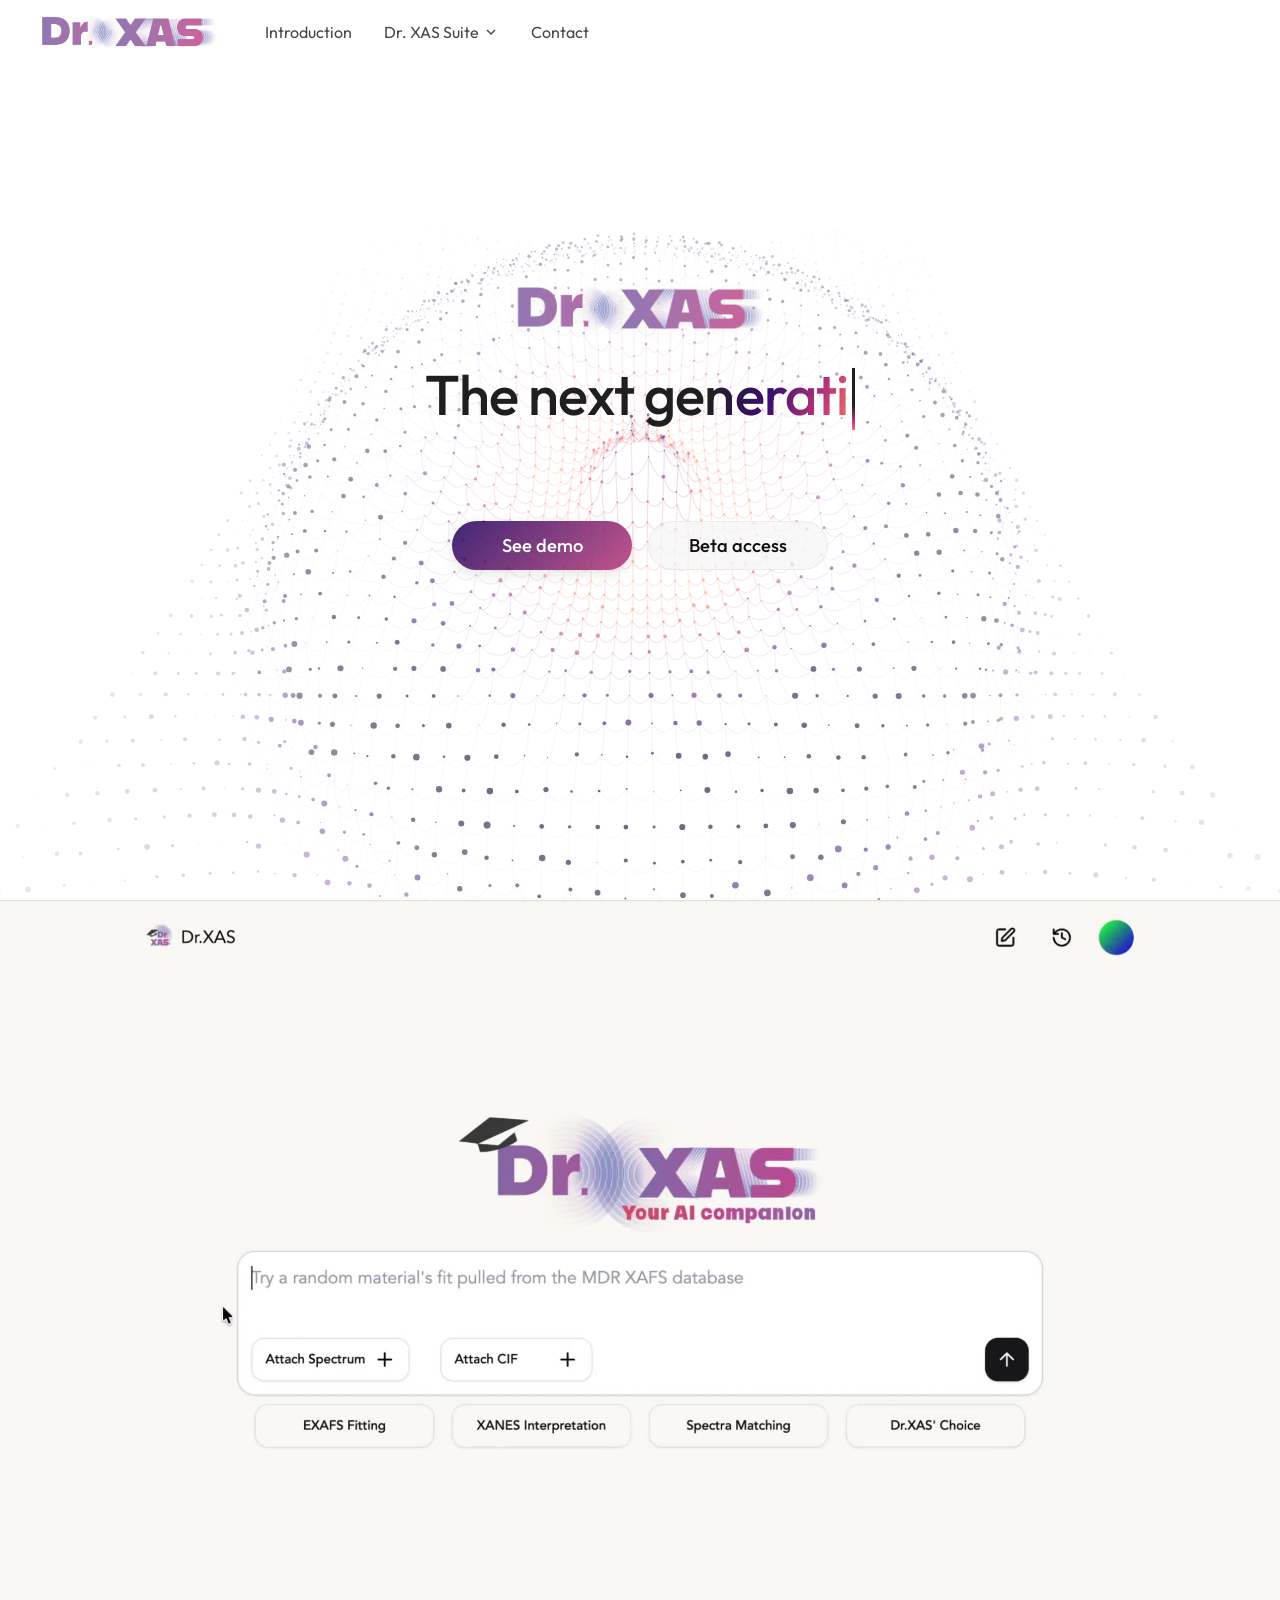
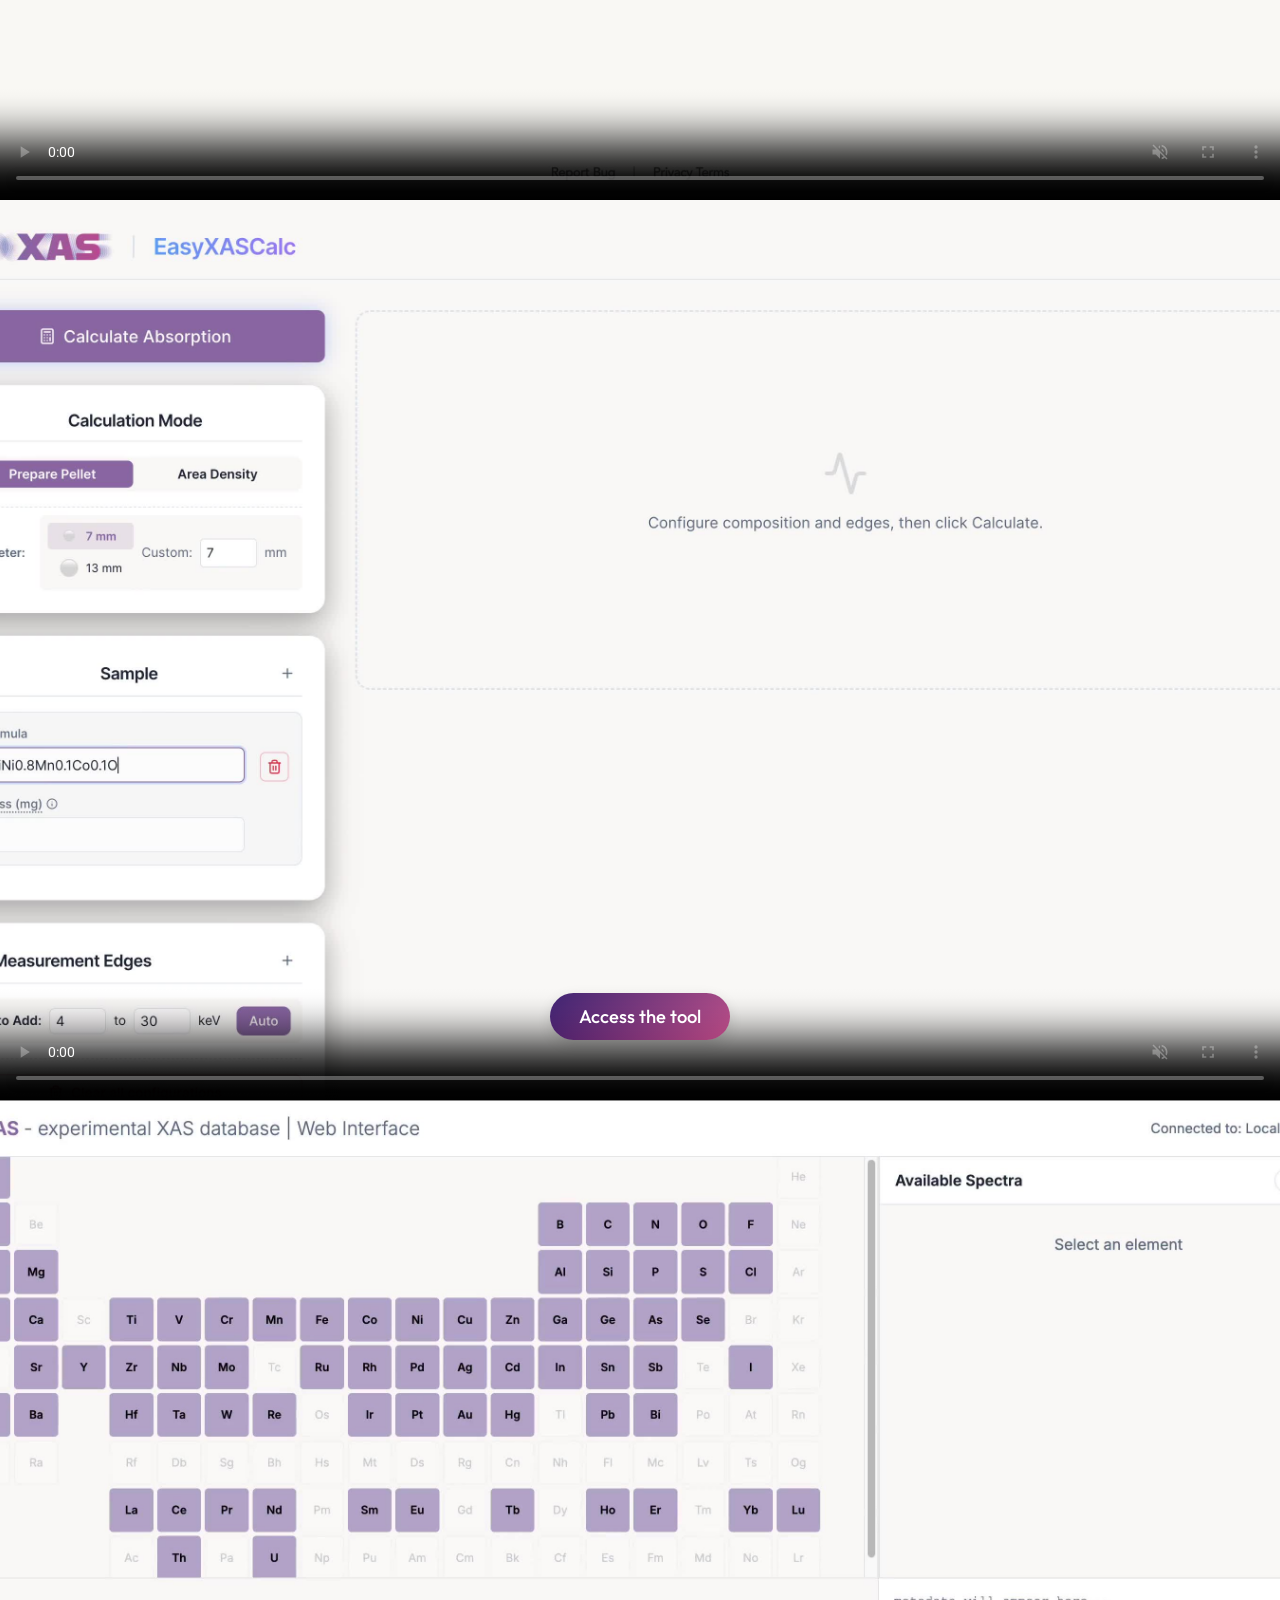
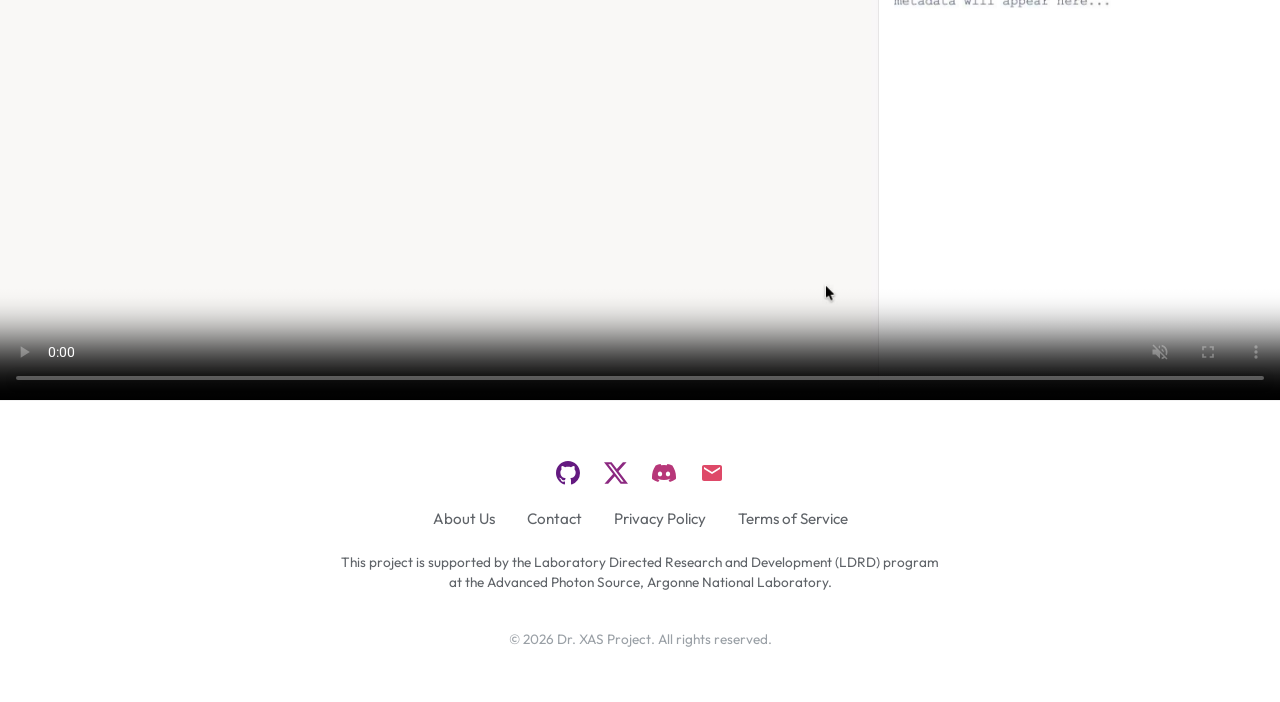
<file: exafs-explorer/index.html>
<!DOCTYPE html>
<html lang="en">
<head>
    <meta charset="UTF-8">
    <meta name="viewport" content="width=device-width, initial-scale=1.0, maximum-scale=1.0, user-scalable=no">
    <title>Dr. XAS</title>
    <link rel="icon" type="image/png" href="drxas_logo_small.png">
    <link rel="preconnect" href="https://fonts.googleapis.com">
    <link rel="preconnect" href="https://fonts.gstatic.com" crossorigin>
    <link
        href="https://fonts.googleapis.com/css2?family=Outfit:wght@400;500;600&family=Roboto:wght@400;500;700&display=swap"
        rel="stylesheet">
    <link rel="stylesheet" href="style.css?v=38">
</head>
<body>
    <nav class="navbar">
        <div class="nav-brand">
            <img src="drxas_logo.png" alt="Dr. XAS Logo" class="nav-logo">
        </div>
        <button class="mobile-menu-btn" aria-label="Toggle navigation">
            <span></span>
            <span></span>
            <span></span>
        </button>
        <ul class="nav-links">
            <li><a href="#">Introduction</a></li>
            <li class="dropdown">
                <a href="#" class="dropbtn">Dr. XAS Suite <svg class="chevron" viewBox="0 0 24 24" fill="none"
                        stroke="currentColor" stroke-width="2">
                        <path d="M6 9l6 6 6-6" />
                    </svg></a>
                <div class="dropdown-content">
                    <div class="mega-menu-inner layout-divider">
                        <!-- Left side -->
                        <div class="mega-left-col">
                            <a href="#demo-drxas" class="mega-link mega-compact"
                                onclick="document.querySelector('.nav-links').classList.remove('active'); document.querySelector('.mobile-menu-btn').classList.remove('open');">
                                <div class="mega-content-row">
                                    <span class="mega-title magma-color-3">Dr. XAS</span>
                                    <span class="mega-desc">The AI companion for X-ray absorption spectroscopy.</span>
                                </div>
                            </a>
                        </div>
                        <!-- Right side -->
                        <div class="mega-col divider-left">
                            <!-- FIX: XASpert now points to its own section #demo-xaspert -->
                            <a href="#demo-xaspert" class="mega-link mega-compact"
                                onclick="document.querySelector('.nav-links').classList.remove('active'); document.querySelector('.mobile-menu-btn').classList.remove('open');">
                                <div class="mega-content-row">
                                    <span class="mega-title magma-color-3">XASpert</span>
                                    <span class="mega-desc">Multi agents for literature grounding, idea generation, and reflection</span>
                                </div>
                            </a>
                            <div class="divider-horizontal"></div>
                            <a href="#demo-xasprep" class="mega-link mega-compact"
                                onclick="document.querySelector('.nav-links').classList.remove('active'); document.querySelector('.mobile-menu-btn').classList.remove('open');">
                                <div class="mega-content-row">
                                    <span class="mega-title magma-color-2">XASprep</span>
                                    <span class="mega-desc">Preparing experimental XAS transmission samples.</span>
                                </div>
                            </a>
                            <div class="divider-horizontal"></div>
                            <a href="#demo-xasbench" class="mega-link mega-compact"
                                onclick="document.querySelector('.nav-links').classList.remove('active'); document.querySelector('.mobile-menu-btn').classList.remove('open');">
                                <div class="mega-content-row">
                                    <span class="mega-title magma-color-1">XASbench</span>
                                    <span class="mega-desc">Experimental databases and benchmarking.</span>
                                </div>
                            </a>
                            <!-- FIX: Added missing divider before EXAFS Explorer -->
                            <div class="divider-horizontal"></div>
                            <a href="explorer.html" class="mega-link mega-compact">
                                <div class="mega-content-row">
                                    <span class="mega-title magma-color-2">EXAFS Explorer</span>
                                    <span class="mega-desc">Interactive in-browser EXAFS reduction and wavelet analysis.</span>
                                </div>
                            </a>
                            <div class="divider-horizontal"></div>
                            <div class="mega-link mega-compact"
                                style="cursor: default; opacity: 0.7; padding-top: 8px; padding-bottom: 8px;">
                                <div class="mega-content-row">
                                    <span class="mega-title" style="color: #888;">More coming soon...</span>
                                    <span class="mega-desc">Stay tuned as we expand the Dr. XAS ecosystem.</span>
                                </div>
                            </div>
                        </div>
                    </div>
                </div>
            </li>
            <li><a href="#">Contact</a></li>
        </ul>
        <div class="nav-actions">
        </div>
    </nav>
    <canvas id="particleCanvas"></canvas>
    <section class="hero-section">
        <div class="content">
            <div class="hero-container">
                <img src="drxas_logo.png" alt="Dr. XAS Logo" class="logo">
                <div class="text-content">
                    <h1 class="typing-container">
                        <span class="magma-text" id="typewriter-text"></span><span class="cursor" id="cursor"></span>
                    </h1>
                </div>
                <div class="hero-buttons">
                    <a href="#demo-drxas" class="btn btn-primary">See demo</a>
                    <a href="https://forms.gle/YVy7SZe7Ekq5RNkg7" class="btn btn-secondary" target="_blank">Beta
                        access</a>
                </div>
            </div>
        </div>
    </section>
    <!-- Dr. XAS Demo Video Section -->
    <section class="demo-section" id="demo-drxas">
        <div class="video-wrapper">
            <!-- FIX: Removed redundant webkit-playsinline (covered by standard playsinline) -->
            <video id="video-drxas" preload="metadata" autoplay loop muted playsinline
                poster="assets/demo/dr_xas-poster.jpg?v=3" class="demo-video active" aria-label="Dr. XAS demo video">
                <source src="assets/demo/dr_xas.mp4?v=3" type="video/mp4">
            </video>
        </div>
    </section>
    <!-- XASprep Demo Video Section -->
    <section class="demo-section" id="demo-xasprep">
        <div class="video-wrapper">
            <video id="video-xasprep" preload="metadata" autoplay loop muted playsinline
                poster="assets/demo/XASPrep_2x-poster.jpg?v=5" class="demo-video active"
                data-mobile-src="assets/demo/XASPrep_2x-mobile.mp4?v=3"
                aria-label="XASprep demo video">
                <source src="assets/demo/XASPrep_2x.mp4?v=5" type="video/mp4">
            </video>
            <div class="video-overlay-content">
                <a href="https://easyxascalc.dr-xas.org/" class="btn btn-primary" target="_blank"
                    rel="noopener noreferrer">Access the tool</a>
            </div>
        </div>
    </section>
    <!-- XASbench Demo Video Section -->
    <section class="demo-section" id="demo-xasbench">
        <div class="video-wrapper">
            <video id="video-xasbench" preload="metadata" autoplay loop muted playsinline
                poster="assets/demo/XASBench_2x-poster.jpg?v=4" class="demo-video active"
                data-mobile-src="assets/demo/XASBench_2x-mobile.mp4?v=2"
                data-mobile-poster="assets/demo/XASBench_2x-poster.jpg?v=4"
                aria-label="XASbench demo video">
                <source src="assets/demo/XASBench_2x.mp4?v=4" type="video/mp4">
            </video>
        </div>
    </section>
    <!-- Left Side Dot Navigation -->
    <nav class="dot-nav">
        <a href="#demo-drxas" class="dot-item active group-3" data-target="demo-drxas">
            <span class="dot-indicator"></span>
            <span class="dot-label">Dr. XAS</span>
        </a>
        <a href="#demo-xasprep" class="dot-item group-2" data-target="demo-xasprep">
            <span class="dot-indicator"></span>
            <span class="dot-label">XASprep</span>
        </a>
        <a href="#demo-xasbench" class="dot-item group-1" data-target="demo-xasbench">
            <span class="dot-indicator"></span>
            <span class="dot-label">XASbench</span>
        </a>
    </nav>
    <!-- Footer -->
    <footer class="site-footer">
        <div class="footer-bottom-container">
            <div class="footer-left">
                <div class="footer-socials">
                    <a href="https://github.com/Dr-XAS" aria-label="GitHub" target="_blank" class="social-github">
                        <svg width="24" height="24" viewBox="0 0 24 24" fill="currentColor" stroke="none">
                            <path
                                d="M12 0C5.37 0 0 5.37 0 12c0 5.31 3.435 9.795 8.205 11.385.6.105.825-.255.825-.57 0-.285-.015-1.23-.015-2.235-3.015.555-3.795-.735-4.035-1.41-.135-.345-.72-1.41-1.23-1.695-.42-.225-1.02-.78-.015-.795.945-.015 1.62.87 1.845 1.23 1.08 1.815 2.805 1.305 3.495.99.105-.78.42-1.305.765-1.605-2.67-.3-5.46-1.335-5.46-5.925 0-1.305.465-2.385 1.23-3.225-.12-.3-.54-1.53.12-3.18 0 0 1.005-.315 3.3 1.23.96-.27 1.98-.405 3-.405s2.04.135 3 .405c2.295-1.56 3.3-1.23 3.3-1.23.66 1.65.24 2.88.12 3.18.765.84 1.23 1.905 1.23 3.225 0 4.605-2.805 5.625-5.475 5.925.435.375.81 1.095.81 2.22 0 1.605-.015 2.895-.015 3.3 0 .315.225.69.825.57A12.02 12.02 0 0 0 24 12c0-6.63-5.37-12-12-12z" />
                        </svg>
                    </a>
                    <a href="https://x.com/drx_xas" aria-label="X (formerly Twitter)" target="_blank" class="social-x">
                        <svg width="24" height="24" viewBox="0 0 24 24" fill="currentColor">
                            <path
                                d="M18.901 1.153h3.68l-8.04 9.19L24 22.846h-7.406l-5.8-7.584-6.638 7.584H.474l8.6-9.83L0 1.154h7.594l5.243 6.932ZM17.61 20.644h2.039L6.486 3.24H4.298Z" />
                        </svg>
                    </a>
                    <a href="https://discord.gg/cxefJpZQ" aria-label="Discord" target="_blank" class="social-discord">
                        <svg width="24" height="24" viewBox="0 0 127.14 96.36" fill="currentColor">
                            <path
                                d="M107.7,8.07A105.15,105.15,0,0,0,81.47,0a72.06,72.06,0,0,0-3.36,6.83A97.68,97.68,0,0,0,49,6.83,72.37,72.37,0,0,0,45.64,0,105.89,105.89,0,0,0,19.39,8.09C2.79,32.65-1.71,56.6.54,80.21h0A105.73,105.73,0,0,0,32.71,96.36,77.7,77.7,0,0,0,39.6,85.25a68.42,68.42,0,0,1-10.85-5.18c.91-.66,1.8-1.34,2.66-2a75.57,75.57,0,0,0,64.32,0c.87.71,1.76,1.39,2.66,2a67.55,67.55,0,0,1-10.87,5.19,77.13,77.13,0,0,0,6.89,11.1A105.25,105.25,0,0,0,126.6,80.22h0C129.24,52.84,122.09,29.11,107.7,8.07ZM42.45,65.69C36.18,65.69,31,60,31,53s5-12.74,11.43-12.74S54,46,53.89,53,48.84,65.69,42.45,65.69Zm42.24,0C78.41,65.69,73.31,60,73.31,53s5-12.74,11.43-12.74S96.2,46,96.12,53,91.08,65.69,84.69,65.69Z" />
                        </svg>
                    </a>
                    <a href="mailto:dr.xas.drx@gmail.com" aria-label="Email" class="social-email">
                        <svg width="24" height="24" viewBox="0 0 24 24" fill="currentColor">
                            <path
                                d="M20 4H4c-1.1 0-1.99.9-1.99 2L2 18c0 1.1.9 2 2 2h16c1.1 0 2-.9 2-2V6c0-1.1-.9-2-2-2zm0 4l-8 5-8-5V6l8 5 8-5v2z" />
                        </svg>
                    </a>
                </div>
                <div class="footer-links-row">
                    <a href="#">About Us</a>
                    <a href="#">Contact</a>
                    <a href="#">Privacy Policy</a>
                    <a href="#">Terms of Service</a>
                </div>
                <div class="footer-ldrd-support">
                    This project is supported by the Laboratory Directed Research and Development (LDRD) program at the
                    Advanced Photon Source, Argonne National Laboratory.
                </div>
                <div class="footer-copyright">
                    <p>&copy; 2026 Dr. XAS Project. All rights reserved.</p>
                </div>
            </div>
            <div class="footer-right">
            </div>
        </div>
    </footer>
    <script src="script.js?v=23"></script>
</body>
</html>
</file>
<file: exafs-explorer/style.css>
body,
html {
    margin: 0;
    padding: 0;
    width: 100%;
    overflow-x: hidden;
    /* Allow vertical scrolling, prevent horizontal */
    background-color: #ffffff;
    /* Google white */
    /* Google Antigravity style font stack. Tries to use Google Sans if available locally (common on Chrome/Android), otherwise Outfit/Roboto fallback */
    font-family: 'Google Sans', 'Google Sans Text', 'Outfit', Roboto, Arial, sans-serif;
    -webkit-font-smoothing: antialiased;
    -moz-osx-font-smoothing: grayscale;
}

#particleCanvas {
    position: fixed;
    /* Fixed so it creates a nice parallax behind scroll items */
    top: 0;
    left: 0;
    width: 100%;
    height: 100vh;
    z-index: 1;
    pointer-events: none;
    /* Let clicks pass through */
}

/* --- Navigation Bar (Google Antigravity Style) --- */
.navbar {
    position: absolute;
    top: 0;
    left: 0;
    width: 100%;
    height: 64px;
    display: flex;
    justify-content: flex-start;
    align-items: center;
    padding: 0 40px;
    box-sizing: border-box;
    z-index: 50;
    background: transparent;
}

.nav-brand {
    display: flex;
    align-items: center;
    gap: 12px;
    margin-right: 48px;
    font-weight: 500;
    color: #1f1f1f;
    font-size: 1.15rem;
    /* Google sizing */
    letter-spacing: -0.01em;
}

.nav-logo {
    height: 32px;
    /* Slightly larger, adjusting for the main logo aspect ratio */
    width: auto;
}

.mobile-menu-btn {
    display: none;
    /* Hidden on desktop */
}

.nav-links {
    list-style: none;
    display: flex;
    gap: 32px;
    margin: 0;
    padding: 0;
}

.nav-links li a {
    text-decoration: none;
    color: #444746;
    font-size: 1rem;
    font-weight: 400;
    /* Google uses lighter weights for nav typically */
    transition: color 0.2s ease;
    display: flex;
    align-items: center;
    gap: 4px;
}

.nav-links li a:hover {
    color: #1f1f1f;
}

/* Dropdown */
.dropdown {
    /* Removed position: relative to allow children to position relative to navbar */
    display: inline-block;
}

.chevron {
    width: 16px;
    height: 16px;
    transition: transform 0.3s ease;
}

.dropdown:hover .chevron,
.dropdown:focus-within .chevron {
    transform: rotate(180deg);
}

.dropdown-content {
    visibility: hidden;
    opacity: 0;
    position: absolute;
    top: 100%;
    /* Immediately below the navbar */
    left: 0;
    width: 100%;
    background-color: #ffffff;
    box-shadow: 0px 12px 32px rgba(0, 0, 0, 0.08);
    border-top: 1px solid #f1f3f4;
    border-bottom: 1px solid #f1f3f4;
    z-index: 60;

    /* Smooth, elegant slide down - not too fast */
    transform: translateY(-10px);
    transition: opacity 0.4s ease, transform 0.5s cubic-bezier(0.16, 1, 0.3, 1), visibility 0.4s;
}

.dropdown:hover .dropdown-content,
.dropdown:focus-within .dropdown-content {
    visibility: visible;
    opacity: 1;
    transform: translateY(0);
}

.mega-menu-inner {
    display: flex;
    justify-content: center;
    gap: 32px;
    padding: 40px 60px;
    max-width: 1200px;
    margin: 0 auto;
}

.mega-menu-inner.layout-divider {
    padding: 24px 32px;
    align-items: stretch;
}

.mega-left-col {
    display: flex;
    flex: 1;
}

.mega-link {
    display: flex;
    flex-direction: column;
    gap: 12px;
    padding: 24px 32px;
    border-radius: 12px;
    text-decoration: none;
    transition: background-color 0.3s ease;
    flex: 1;
}

.mega-link.mega-compact {
    flex-direction: row;
    align-items: center;
    padding: 12px 16px;
    gap: 16px;
}

.mega-link:hover {
    background-color: #f8f9fa;
}

.mega-icon-box {
    width: 32px;
    height: 32px;
    display: flex;
    align-items: center;
    justify-content: center;
    flex-shrink: 0;
}

.mega-icon-box svg {
    width: 100%;
    height: 100%;
}

.mega-content-row {
    display: flex;
    flex-direction: row;
    align-items: baseline;
    gap: 12px;
    flex-wrap: wrap;
    /* allow long descriptions to wrap below title if screen is too narrow */
}

.mega-title {
    color: #1f1f1f;
    font-size: 1.15rem;
    font-weight: 500;
    flex-shrink: 0;
}

.mega-desc {
    color: #5f6368;
    font-size: 0.95rem;
    line-height: 1.5;
}

/* Magma Color Utility Classes */
.magma-color-1 {
    color: #f7705c !important;
}

.magma-color-2 {
    color: #b73779 !important;
}

.magma-color-3 {
    color: #3b0f70 !important;
}

.mega-col {
    display: flex;
    flex-direction: column;
    gap: 8px;
    flex: 1;
}

/* Thin Frame Dividers */
.divider-left {
    border-left: 1px solid #f1f3f4;
    padding-left: 32px;
}

.divider-horizontal {
    height: 1px;
    background-color: #f1f3f4;
    width: calc(100% - 40px);
    margin: 4px auto;
}

@media (max-width: 900px) {
    .mega-col {
        gap: 12px;
        width: 100%;
    }

    .divider-left {
        border-left: none;
        padding-left: 0;
        border-top: 1px solid #f1f3f4;
        padding-top: 16px;
    }

    .mega-content-row {
        flex-direction: column;
        gap: 4px;
    }

    .mega-menu-inner.layout-divider {
        padding: 16px 20px;
    }
}

/* --- Sections --- */
.hero-section {
    position: relative;
    width: 100%;
    height: 100vh;
    z-index: 10;
}

.content {
    position: absolute;
    top: calc(42% + 50px);
    /* Raised 150px from +200px per user request */
    left: 50%;
    transform: translate(-50%, -50%);
    width: 90%;
    max-width: 1200px;
    pointer-events: none;
}

.hero-container {
    display: flex;
    flex-direction: column;
    /* Stack vertically! */
    align-items: center;
    /* Center align */
    justify-content: center;
    gap: 30px;
}

.logo {
    width: 250px;
    /* Made smaller per request */
    height: auto;
    object-fit: contain;
    filter: drop-shadow(0 2px 6px rgba(0, 0, 0, 0.03));
    animation: fadeUp 1s cubic-bezier(0.16, 1, 0.3, 1) forwards;
    opacity: 0;
    transform: translateY(20px);
}

.text-content {
    display: flex;
    flex-direction: column;
    align-items: center;
}

h1.typing-container {
    font-size: 3.5rem;
    /* Made bigger per request */
    font-weight: 500;
    line-height: 1.2;
    margin: 0;
    letter-spacing: -0.015em;
    text-align: center;
    /* Center the text */
    min-width: 800px;
    /* Increase min width due to larger text */
    min-height: 120px;
    font-family: 'Google Sans', 'Outfit', sans-serif;
}

/* Transparent Text with Magma Gradient */
.magma-text {
    /* Subtle Magma gradient: Mostly dark grey, blending into magma colors at the very end */
    background: linear-gradient(110deg, #1f1f1f 0%, #1f1f1f 65%, #3b0f70 80%, #b73779 92%, #f7705c 100%) !important;
    -webkit-background-clip: text !important;
    -webkit-text-fill-color: transparent !important;
    background-clip: text !important;
    color: transparent !important;
    text-shadow: none;
    display: inline;
}

/* --- Blinking Cursor Animation --- */
.cursor {
    display: inline-block;
    width: 3px;
    /* Thin line cursor */
    height: 1.1em;
    /* Cursor color mostly dark, blending to magma pink/orange at the bottom */
    background: linear-gradient(to bottom, #1f1f1f 0%, #1f1f1f 60%, #b73779 85%, #f7705c 100%);
    margin-left: 4px;
    vertical-align: text-bottom;
    animation: blink 1s step-end infinite;
}

/* --- Hero Action Buttons --- */
.hero-buttons {
    display: flex;
    gap: 16px;
    margin-top: 10px;
    /* Gives some breathing room after the large hero text */
    justify-content: center;
    opacity: 0;
    pointer-events: auto;
    /* Re-enable clicks since parent .content has none */
    /* Delay the buttons to fade in strictly AFTER the typing animation completes (~3s) */
    animation: fadeUp 1s cubic-bezier(0.16, 1, 0.3, 1) forwards 3s;
}

.btn {
    display: inline-flex;
    align-items: center;
    justify-content: center;
    padding: 12px 28px;
    width: 180px;
    /* Fixed width so both buttons match perfectly */
    box-sizing: border-box;
    border-radius: 40px;
    /* Fully rounded pill shape */
    font-size: 1.15rem;
    font-family: 'Google Sans', 'Outfit', sans-serif;
    font-weight: 500;
    text-decoration: none;
    transition: transform 0.2s ease, opacity 0.2s ease, box-shadow 0.2s ease;
    cursor: pointer;
    backdrop-filter: blur(8px);
    -webkit-backdrop-filter: blur(8px);
}

.btn:active {
    transform: scale(0.97);
}

.btn-primary {
    /* Dark Magma gradient (purple to red, no orange) with slight transparency */
    background: linear-gradient(135deg, rgba(31, 0, 92, 0.85) 0%, rgba(183, 55, 121, 0.85) 100%);
    color: #ffffff;
    box-shadow: 0 4px 14px rgba(0, 0, 0, 0.1);
}

.btn-primary:hover {
    box-shadow: 0 6px 20px rgba(0, 0, 0, 0.15);
    opacity: 0.9;
}

.btn-secondary {
    background-color: rgba(245, 245, 247, 0.7);
    color: #111111;
    border: 1px solid rgba(0, 0, 0, 0.05);
}

.btn-secondary:hover {
    background-color: #ebebed;
}

/* For formatting the inner HTML of the typewriter */
.magma-text br {
    display: block;
    content: " ";
    margin-top: 5px;
}

@keyframes fadeUp {
    0% {
        opacity: 0;
        transform: translateY(20px);
    }

    100% {
        opacity: 1;
        transform: translateY(0);
    }
}

@keyframes blink {

    0%,
    100% {
        opacity: 1;
    }

    50% {
        opacity: 0;
    }
}

html {
    scroll-behavior: smooth;
}

/* --- Added Video Section --- */
.demo-section {
    position: relative;
    width: 100%;
    height: 100vh;
    /* Full viewport height */
    background-color: #000000;
    z-index: 20;
    overflow: hidden;
}

/* --- Left Side Dot Navigation --- */
.dot-nav {
    position: fixed;
    left: 40px;
    top: 50%;
    transform: translateY(-50%);
    display: flex;
    flex-direction: column;
    gap: 32px;
    z-index: 30;
    /* Always above video */
    opacity: 0;
    pointer-events: none;
    transition: opacity 0.4s ease;
}

.dot-nav.is-visible {
    opacity: 1;
    pointer-events: auto;
}



/* --- Demo Video Overlay --- */
.video-overlay-content {
    position: absolute;
    bottom: 60px;
    /* Distance from the bottom of the video section */
    left: 50%;
    transform: translateX(-50%);
    z-index: 10;
    opacity: 0;
    transition: opacity 0.5s ease 0.3s;
    /* Fade in shortly after the section is reached */
    pointer-events: none;
}

/* Show the overlay when the video is active */
.demo-section .demo-video.active~.video-overlay-content {
    opacity: 1;
    pointer-events: auto;
    /* Let people click the button */
}

.dot-item {
    display: flex;
    align-items: center;
    gap: 12px;
    /* Smoother gap */
    cursor: pointer;
    opacity: 0.6;
    transition: opacity 0.3s ease, transform 0.3s ease;
    text-decoration: none;
    /* Add this because they are now anchor tags */
}

.dot-item:hover {
    opacity: 0.8;
}

.dot-item.active {
    opacity: 1;
}

.dot-indicator {
    width: 10px;
    /* Make smaller */
    height: 10px;
    border-radius: 50%;
    border: 2px solid #ffffff;
    /* Keep hollow */
    box-shadow: 0 0 10px rgba(0, 0, 0, 0.3);
    background-color: transparent;
    /* Always transparent inside */
    transition: all 0.4s cubic-bezier(0.16, 1, 0.3, 1);
}

.dot-label {
    color: #ffffff;
    /* Contrast on video */
    font-size: 1rem;
    /* Match nav font size */
    font-family: 'Google Sans', 'Outfit', sans-serif;
    font-weight: 400;
    /* Match nav weight */
    opacity: 0;
    transform: translateX(-10px);
    transition: opacity 0.3s cubic-bezier(0.16, 1, 0.3, 1), transform 0.3s cubic-bezier(0.16, 1, 0.3, 1), color 0.3s ease;
    text-shadow: 0 2px 4px rgba(0, 0, 0, 0.5);
    /* Shadow for readability on video */
}

/* Show label when active or hovered */
.dot-item.active .dot-label,
.dot-item:hover .dot-label {
    opacity: 1;
    transform: translateX(0);
}

/* Magma Gradient Coloring for Active Dots - only change outline and glow, keep hollow */
.dot-item.active.group-1 .dot-indicator {
    border-color: #f7705c;
    box-shadow: 0 0 15px rgba(247, 112, 92, 0.6);
}

.dot-item.active.group-1 .dot-label {
    color: #f7705c;
}

.dot-item.active.group-2 .dot-indicator {
    border-color: #b73779;
    box-shadow: 0 0 15px rgba(183, 55, 121, 0.6);
}

.dot-item.active.group-2 .dot-label {
    color: #b73779;
}

.dot-item.active.group-3 .dot-indicator {
    border-color: #3b0f70;
    box-shadow: 0 0 15px rgba(59, 15, 112, 0.6);
}

.dot-item.active.group-3 .dot-label {
    color: #9d5de4;
    /* Using a lighter variation of 3b0f70 for text readability on dark bg */
}

.dot-item:hover:not(.active) .dot-indicator {
    background-color: rgba(255, 255, 255, 0.3);
}

.video-wrapper {
    position: relative;
    top: 0;
    left: 0;
    width: 100%;
    height: 100%;
    z-index: 1;
    /* Behind text */
}

.demo-video {
    width: 100%;
    height: 100%;
    object-fit: cover;
    /* Fill the entire section, cropping if necessary */
    display: block;
    background-color: #000000;
}

/* --- Modern Footer --- */
.site-footer {
    position: relative;
    background: rgba(255, 255, 255, 1);
    color: #1f1f1f;
    padding: 60px 40px 40px;
    font-family: 'Outfit', sans-serif;
    border-top: 1px solid rgba(0, 0, 0, 0.05);
    /* Subtle dark border top */
    z-index: 100;
}

.footer-bottom-container {
    max-width: 1200px;
    margin: 0 auto;
    display: flex;
    flex-direction: column;
    align-items: center;
    text-align: center;
    justify-content: center;
    gap: 30px;
}

.footer-left {
    display: flex;
    flex-direction: column;
    justify-content: center;
    align-items: center;
    gap: 24px;
}

.footer-right {
    display: none;
}

/* --- Left Side Content --- */
.footer-socials {
    display: flex;
    gap: 24px;
    justify-content: center;
}

.footer-socials a {
    transition: color 0.3s ease, transform 0.3s ease;
    display: flex;
    align-items: center;
    justify-content: center;
}

/* Darker Magma Colors for Logos */
.footer-socials a.social-github {
    color: #641a80;
}

.footer-socials a.social-x {
    color: #8c2981;
}

.footer-socials a.social-discord {
    color: #b73779;
}

.footer-socials a.social-email {
    color: #de4968;
}

.footer-socials a:hover {
    transform: translateY(-2px);
    filter: brightness(1.2);
    /* Slight brightening on hover */
}

.footer-links-row {
    display: flex;
    gap: 32px;
    flex-wrap: wrap;
    justify-content: center;
}

.footer-links-row a {
    color: #5f6368;
    /* Google grey */
    text-decoration: none;
    font-size: 0.95rem;
    transition: color 0.3s ease;
}

.footer-links-row a:hover {
    color: #1f1f1f;
}

.footer-ldrd-support {
    font-size: 0.85rem;
    line-height: 1.5;
    color: #5f6368;
    /* Google grey */
    max-width: 600px;
}

.footer-copyright {
    font-size: 0.85rem;
    color: #9aa0a6;
    /* Lighter grey */
}

/* Footer Responsiveness */
@media (max-width: 900px) {
    .footer-bottom-container {
        flex-direction: column-reverse;
        align-items: stretch;
        gap: 40px;
    }

    .footer-right {
        flex: none;
        width: 100%;
    }

    .footer-left {
        align-items: center;
        text-align: center;
    }

    .footer-links-row {
        justify-content: center;
    }
}

@media (max-width: 600px) {
    .site-footer {
        padding: 40px 20px;
    }

    .footer-links-row {
        gap: 20px;
        flex-direction: column;
        align-items: center;
    }
}

/* --- Mobile View Adjustments --- */
@media (max-width: 900px) {

    /* Navigation Bar */
    .navbar {
        padding: 0 20px;
        height: 60px;
    }

    .nav-brand {
        margin-right: auto;
        /* Push links to the right if they exist */
    }

    .nav-logo {
        height: 24px;
        /* Smaller logo for mobile */
    }

    /* Hide standard nav links and implement a hamburger or simplify */
    .nav-links {
        opacity: 0;
        visibility: hidden;
        flex-direction: column;
        position: absolute;
        top: 60px;
        left: 0;
        width: 100%;
        background: rgba(255, 255, 255, 0.98);
        box-shadow: 0 4px 15px rgba(0, 0, 0, 0.05);
        padding: 20px 0;
        backdrop-filter: blur(10px);
        gap: 0;
        border-bottom: 1px solid #eee;
        z-index: 40;
        transform: translateY(-10px);
        transition: all 0.3s ease;
    }

    /* Target state when hamburger is open */
    .nav-links.active {
        opacity: 1;
        visibility: visible;
        transform: translateY(0);
    }

    .nav-links li a {
        font-size: 1.2rem;
        padding: 16px 40px;
        width: 100%;
        display: block;
        text-align: center;
        border-bottom: 1px solid rgba(0, 0, 0, 0.02);
    }

    /* Hamburger icon container */
    .mobile-menu-btn {
        display: flex !important;
        flex-direction: column;
        justify-content: space-around;
        width: 30px;
        height: 24px;
        background: transparent;
        border: none;
        cursor: pointer;
        padding: 0;
        z-index: 60;
    }

    .mobile-menu-btn span {
        width: 30px;
        height: 3px;
        background: #1f1f1f;
        border-radius: 10px;
        transition: all 0.3s linear;
        position: relative;
        transform-origin: 1px;
    }

    /* Hamburger Animation States */
    .mobile-menu-btn.open span:nth-child(1) {
        transform: rotate(45deg);
    }

    .mobile-menu-btn.open span:nth-child(2) {
        opacity: 0;
    }

    .mobile-menu-btn.open span:nth-child(3) {
        transform: rotate(-45deg);
    }

    /* Dropdown and Mega Menu Mobile Adjustments */
    .dropdown {
        width: 100%;
    }

    .dropdown-content {
        position: static;
        box-shadow: none;
        border: none;
        padding: 0;
        background: transparent;
    }

    .mega-menu-inner {
        flex-direction: column;
        padding: 10px 20px;
        gap: 12px;
    }

    .mega-link {
        padding: 12px 16px;
    }

    .mega-title {
        font-size: 1.05rem;
    }

    .mega-desc {
        font-size: 0.85rem;
    }

    /* Hero Section */
    .content {
        top: 50%;
        /* Center purely vertically */
        width: 95%;
    }

    .logo {
        width: 150px;
        /* Scale logo down further */
    }

    h1.typing-container {
        font-size: 1.8rem !important;
        /* Increased size, let it break into lines naturally */
        min-width: 0 !important;
        max-width: 100% !important;
        /* Remove min-width restriction */
        width: 100%;
        min-height: auto;
        line-height: 1.35;
        padding: 0 20px;
        /* Prevent edge-to-edge kissing */
        box-sizing: border-box;
        white-space: normal !important;
        /* CRITICAL: force wrapping which the typewriter might fight */
    }

    .magma-text {
        font-size: 1.8rem !important;
        /* Force inline magma-text span to match parent size */
        white-space: normal !important;
        /* Ensure the inline span doesn't prevent wrapping */
        word-wrap: break-word;
        /* Allow long words to break if necessary */
    }

    /* Hero Action Buttons */
    .hero-buttons {
        flex-direction: column;
        /* Stack buttons vertically */
        width: 100%;
        max-width: 280px;
        /* Limit width */
        gap: 12px;
        margin-top: 20px;
    }

    .btn {
        width: 100%;
        /* Full width buttons internally */
        padding: 10px 16px;
        /* Thinner buttons for mobile */
        font-size: 1rem;
        /* Slightly smaller text for mobile */
    }

    /* Dot Navigation */
    .dot-nav {
        /* Move to bottom center */
        left: 50%;
        top: auto;
        bottom: 20px;
        transform: translateX(-50%);
        flex-direction: row;
        /* Horizontal dots */
        gap: 16px;
    }

    .dot-item {
        flex-direction: column;
        /* Align dot and label vertically */
        gap: 8px;
    }

    .dot-label {
        font-size: 0.8rem;
        transform: translateY(10px);
        /* Hide label downwards initially instead of left */
    }

    .dot-item.active .dot-label,
    .dot-item:hover .dot-label {
        transform: translateY(0);
    }

    /* Demo Video Section */
    .demo-section {
        height: auto;
        min-height: 0;
        aspect-ratio: auto;
        background-color: transparent;
    }

    .video-wrapper {
        height: auto;
        aspect-ratio: 16 / 9;
    }

    #demo-drxas .video-wrapper {
        aspect-ratio: 3024 / 1654;
    }

    #demo-xasprep .video-wrapper {
        aspect-ratio: 2992 / 1896;
    }

    #demo-xasbench .video-wrapper {
        aspect-ratio: 3024 / 1898;
    }

    .demo-video {
        height: 100%;
        max-height: none;
        object-fit: cover;
    }

    .video-overlay-content {
        bottom: 20px;
    }
}
</file>
